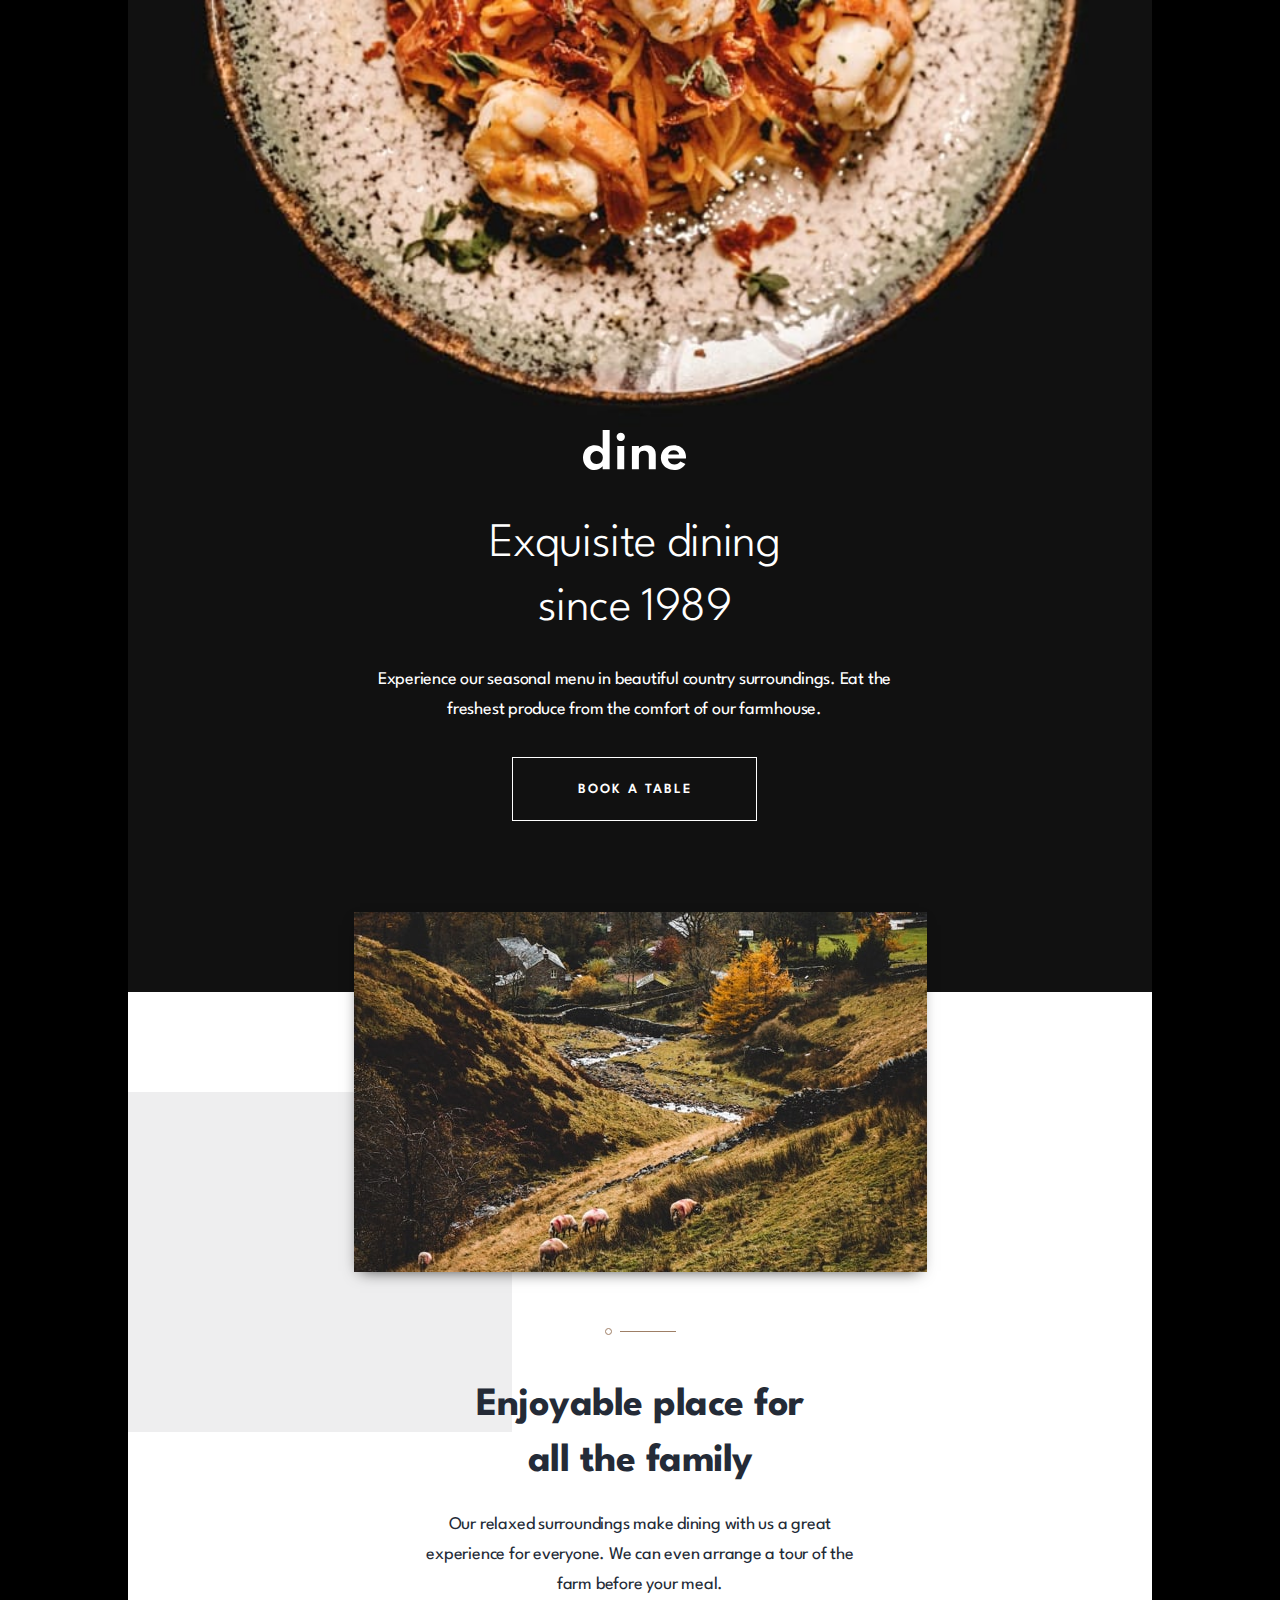
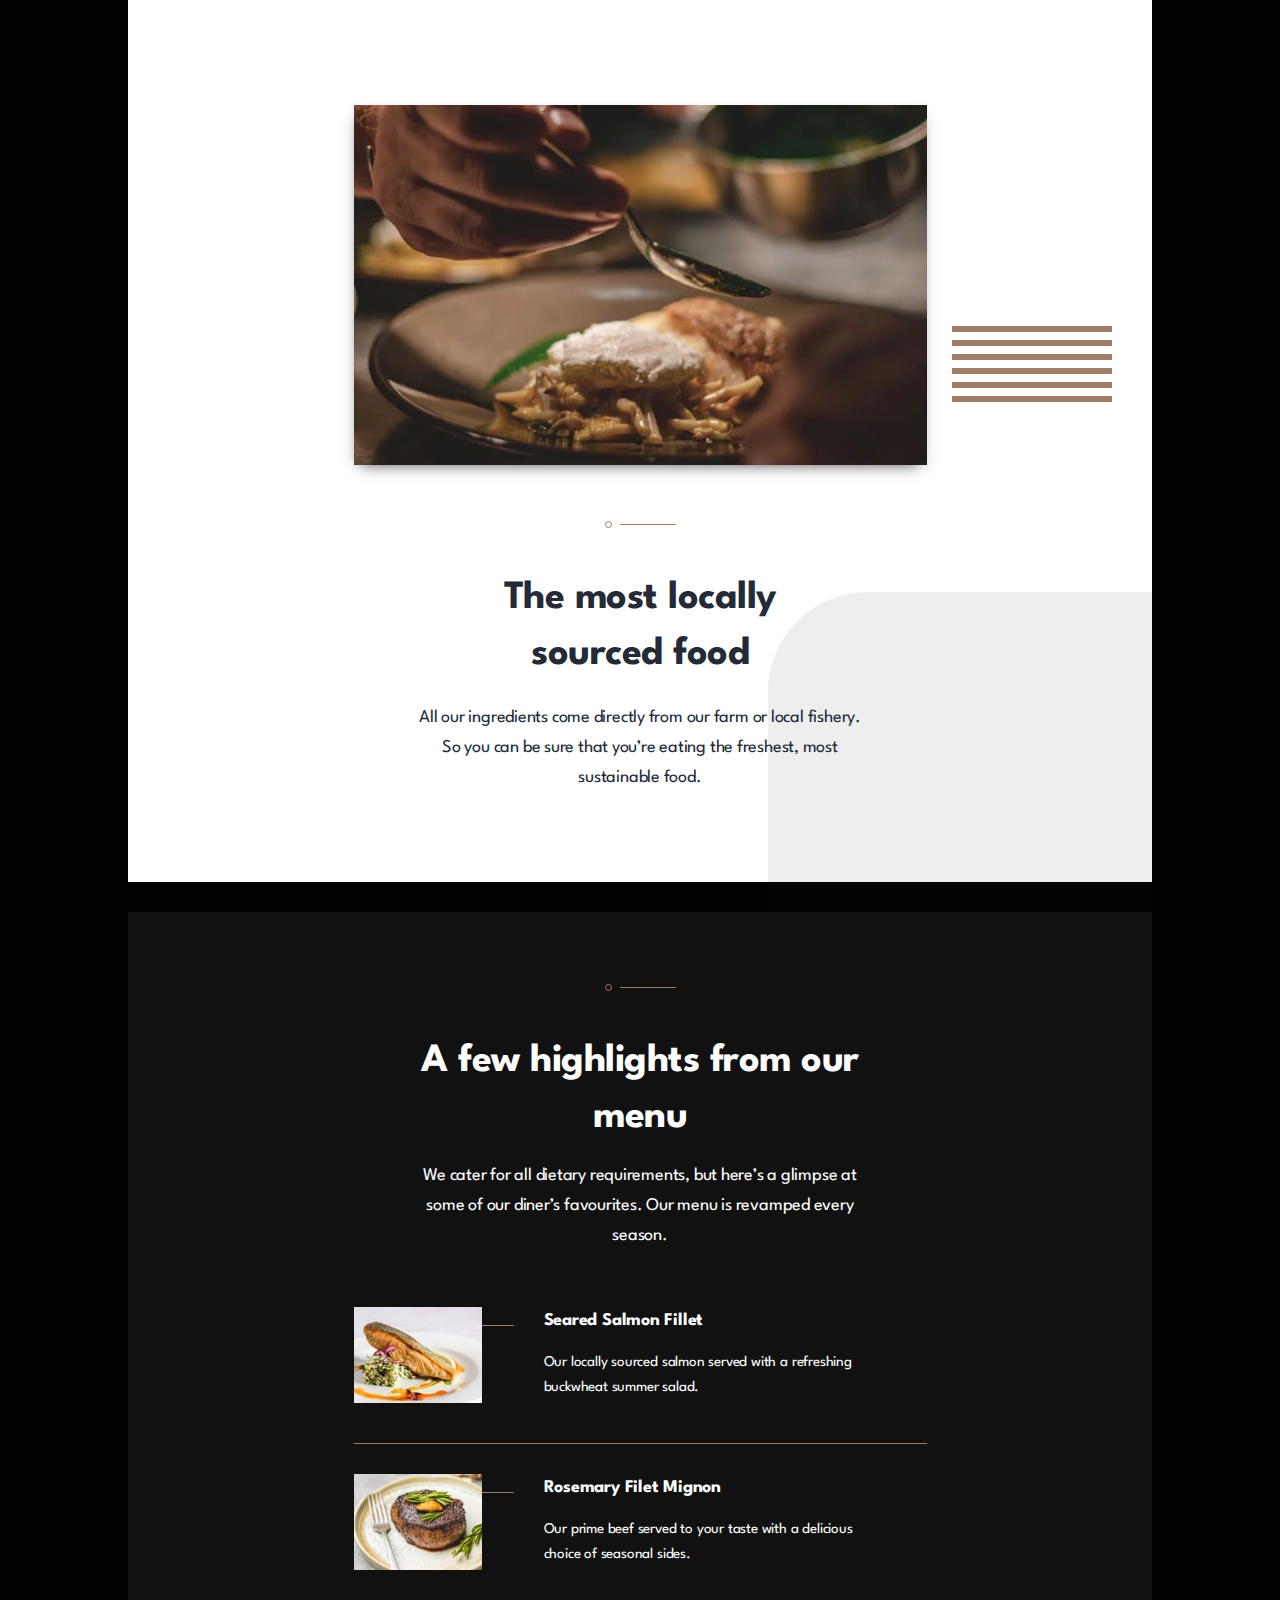
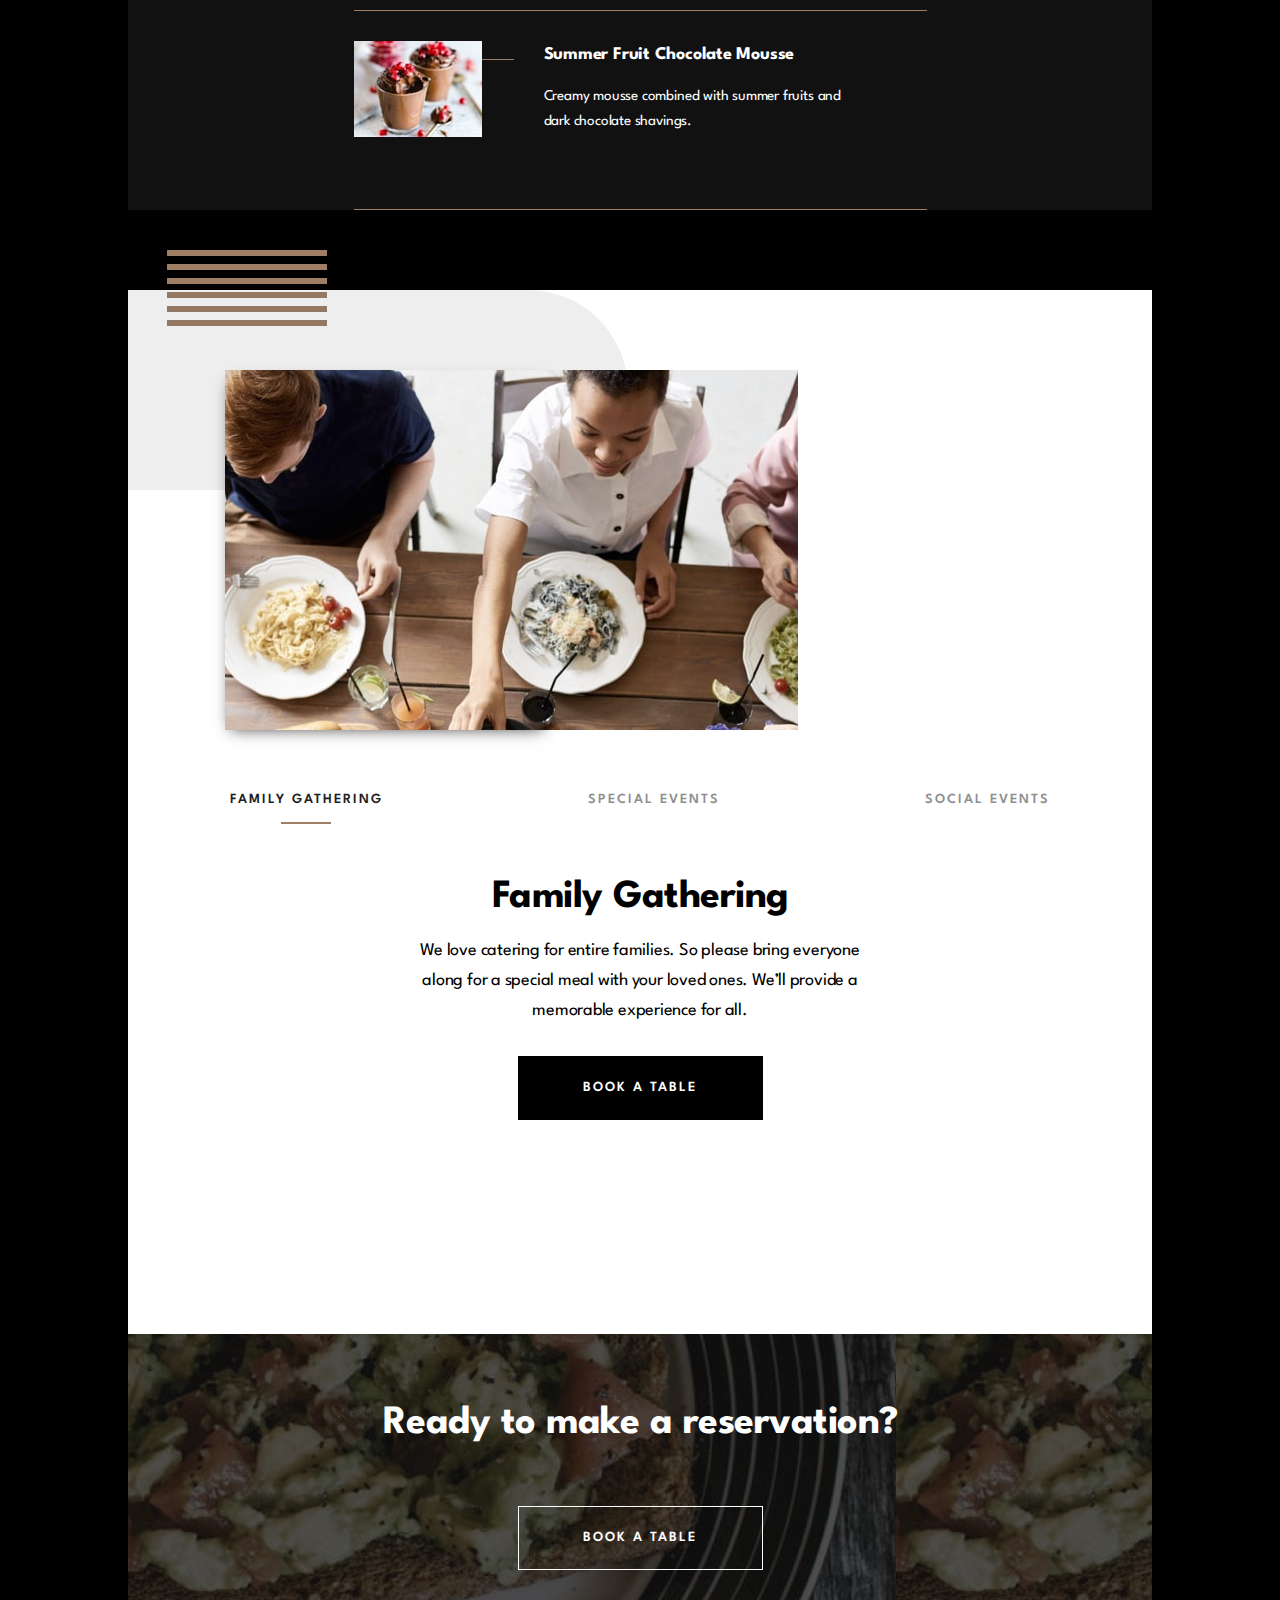
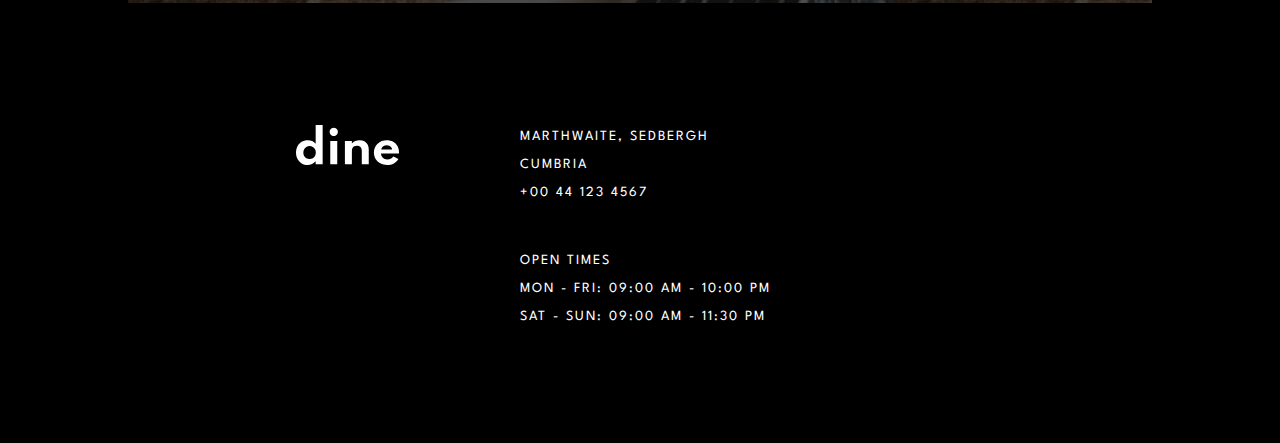
<file: index.html>
<!DOCTYPE html>
<html lang="en">
<head>
  <meta charset="UTF-8">
  <meta name="viewport" content="width=device-width, initial-scale=1.0">

  <link rel="icon" type="image/png" sizes="32x32" href="./images/favicon-32x32.png">
  <link rel="preconnect" href="https://fonts.gstatic.com">
  <link href="https://fonts.googleapis.com/css2?family=Spartan:wght@300;400;600;700&display=swap" rel="stylesheet">
  <link rel="stylesheet" href="style.css">
  <title>Frontend Mentor | Dine Website Challenge</title>
</head>
<body>

  <section class="hero-section">
    <div class="hero-text">
      <img src="./images/logo.svg" alt="dine"/>
      <h1 class="hero-subtitle">Exquisite dining <br> since 1989</h1>
      <p class="hero-paragraph">Experience our seasonal menu in beautiful country surroundings. Eat the freshest produce from 
        the comfort of our farmhouse.</p>
      <button class="hero-button button-active" type="button" onclick="location.href='./booking.html'">Book a table</button>
    </div>
  </section>

  <section class="info-section">
    <div class="info-cards info-card-one">
      <div class="info-img shadow" id="info-img-first"></div>
      <div class="info-card-text" id="info-card-text-one">
        <img src="./images/patterns/pattern-divide.svg" alt="pattern divider" class="pattern-divider">
        
        <h2 class="info-titles">Enjoyable place for all the family</h2>
    
        <p class="info-content">Our relaxed surroundings make dining with us a great experience for everyone. We can even arrange 
          a tour of the farm before your meal.</p>
      </div>
    </div>

    <img src="./images/patterns/pattern-lines.svg" alt="Six horizontal stripes" class="info-stripes" />
    <div class="info-cards info-card-two">
      <div class="info-img shadow" id="info-img-second"></div>
      <div class="info-card-text" id="info-card-text-two">
        <img src="./images/patterns/pattern-divide.svg" alt="patter divider" class="pattern-divider">
        
        <h2 class="info-titles">The most locally sourced food</h2>
    
        <p class="info-content">All our ingredients come directly from our farm or local fishery. So you can be sure that you’re 
          eating the freshest, most sustainable food.</p>
      </div>
      </div>
  </section>


  <section class="menu-section">
    <div class="menu-card">
      <div class="menu-intro">
        <img src="./images/patterns/pattern-divide.svg" alt="patter divider" class="pattern-divider">
        <h2 class="menu-title">A few highlights from our menu</h2>
        <p class="menu-content">We cater for all dietary requirements, but here’s a glimpse at some of our diner’s favourites. 
          Our menu is revamped every season.</p>
      </div>

      <div class="menu-list">
        <div class="menu-item">
          <div id="menu-item-one" class="menu-img menu-item-layout"></div>
          <div class="menu-text">
            <h3 class="dish-titles">Seared Salmon Fillet</h3>
            <p class="dish-content">Our locally sourced salmon served with a refreshing buckwheat summer salad.</p>
          </div>        
        </div>

        <div class="menu-item">
          <div id="menu-item-two" class="menu-img menu-item-layout"></div>
          <div class="menu-text">
            <h3 class="dish-titles">Rosemary Filet Mignon</h3>
            <p class="dish-content">Our prime beef served to your taste with a delicious choice of seasonal sides.</p>
          </div>
        </div>

        <div class="menu-item">
          <div id="menu-item-three" class="menu-img menu-item-layout"></div>
          <div class="menu-text">
            <h3 class="dish-titles">Summer Fruit Chocolate Mousse</h3>
            <p class="dish-content">Creamy mousse combined with summer fruits and dark chocolate shavings.</p>
          </div>
        </div>
    </div>
    </div>
  </section>

  <section class="events-section">
    <img src="./images/patterns/pattern-lines.svg" alt="Six horizontal stripes" class="event-stripes" />

    <div class="events-container">
      <div class="event-images shadow">
        <div id="event-family" class="event-image events-layout"></div>
        <div id="event-special" class="event-image events-layout"></div>
        <div id="event-social" class="event-image events-layout"></div>
      </div>

      <ul class="event-list-container">
          <li class="event-list-item active" onclick="showEvent(event, 'event-family', 'event-family-details')">Family Gathering</li>
          <li class="event-list-item" onclick="showEvent(event, 'event-special', 'event-special-details')">Special Events</li>
          <li class="event-list-item" onclick="showEvent(event, 'event-social', 'event-social-details')">Social Events</li>
      </ul>

      <div class="event-details" id="event-family-details">
        <h2>Family Gathering</h2>
        <p>We love catering for entire families. So please bring everyone along for a special meal with your 
            loved ones. We’ll provide a memorable experience for all.</p>
        <button class="event-button button-active" type="button" onclick="location.href='./booking.html'">Book a table</button>
      </div>

      <div class="event-details" id="event-special-details">
        <h2>Special Events</h2>
        <p>Whether it’s a romantic dinner or special date you’re celebrating with others we’ll look after you. 
          We’ll be sure to mark your special date with an unforgettable meal.</p>
        <button class="event-button button-active" type="button" onclick="location.href='./booking.html'">Book a table</button>
      </div>

      <div class="event-details" id="event-social-details">
        <h2>Social Events</h2>
        <p>Are you looking to have a larger social event? No problem! We’re more than happy to cater for big 
          parties. We’ll work with you to make your event a hit with everyone.</p>
        <button class="event-button button-active" type="button" onclick="location.href='./booking.html'">Book a table</button>
      </div>
    </div>
  </section>
  
  <section class="reservation-section">
    <h1>Ready to make a reservation?</h1>
    <button type="button" onclick="location.href='./booking.html'" class="button-active">Book a table</button>
  </section>
  
  <footer>
    <div class="footer-container"> 
      <div class="footer-logo">
        <img src="./images/logo.svg" alt="dine logo"/>
      </div>
      <div class="footer-text">

        <p >
          Marthwaite, Sedbergh
          <br>
          Cumbria
          <br>
          +00 44 123 4567
        </p>
        <p >
          Open Times
          <br>
          Mon - Fri: 09:00 AM - 10:00 PM
          <br>
          Sat - Sun: 09:00 AM - 11:30 PM
        </p>
      </div>
    </div>
  </footer>
  <script src="./index.js"></script>
</body>
</html>
</file>
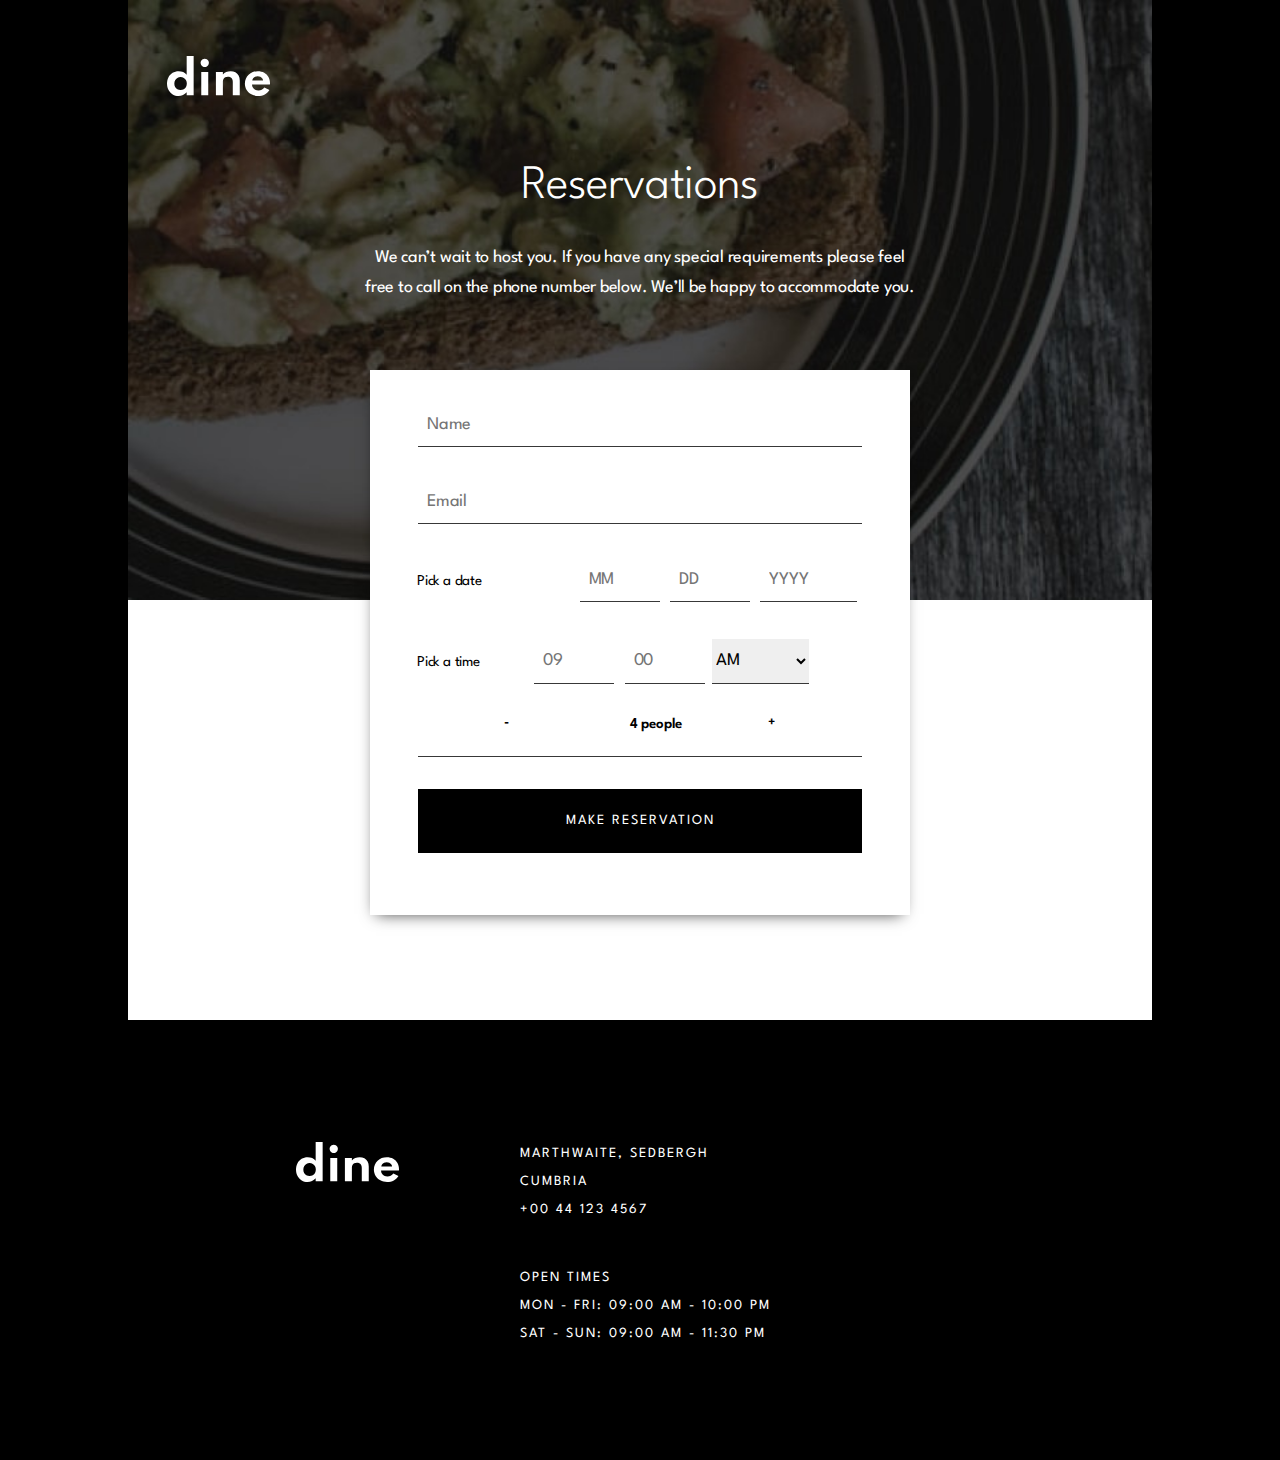
<file: booking.html>
<!DOCTYPE html>
<html lang="en">
<head>
  <meta charset="UTF-8">
  <meta name="viewport" content="width=device-width, initial-scale=1.0">
  <link href="https://fonts.googleapis.com/css2?family=Spartan:wght@300;400;600;700&display=swap" rel="stylesheet">
  <link rel="icon" type="image/png" sizes="32x32" href="./images/favicon-32x32.png">
  
  <link rel="stylesheet" href="style.css">
  <title>Frontend Mentor | Dine Website Challenge</title>
</head>
<body>
  <section class="hero-booking-section">
    <div class="hero-booking-text">
      <a href="./index.html"><img src="./images/logo.svg" alt="dine"></a>
      
        <div>
          <h1 class="hero-booking-subtitle">Reservations</h1>
          <p class="hero-booking-paragraph">
            We can’t wait to host you. If you have any special requirements please feel free to 
            call on the phone number below. We’ll be happy to accommodate you.
          </p>
          <button class="hero-booking-button button-active">Reserve Place</button>
        </div>
      </div>
    </section>
    
    <section class="form-section">
      <div class="form-container">
      <form action="#" class="booking-form shadow" id="booking-form">
        <div id="name-input-container">
          <input type="text" name="name" id="name" placeholder="Name">
          <small id="name-error-text">This field is required</small>
        </div>

        <div id="email-input-container">
          <input type="email" name="email" id="email" placeholder="Email">
          <small id="email-error-text">This field is required</small>
        </div>
        <br>
        
        <div class="form-flex-container" id="date-input-container">
          <p class="flex-heading date-heading" id="date-heading">Pick a date</p>
          <small id="date-error-text">This field is incomplete</small>
          <div class="form-date">
            <input type="number" name="month" id="month" placeholder="MM">
            <input type="number" name="day" id="day" placeholder="DD">
            <input type="number" name="year" id="year" placeholder="YYYY">
          </div>
        </div>
          <br>
        <div class="form-flex-container time-container" id="time-input-container">
        <p class="flex-heading" id="time-heading">Pick a time</p>
        <small id="time-error-text">This field is incomplete</small>
        <div class="form-time">
          <input type="number" name="hours" id="hours" placeholder="09">
          <input type="number" name="minutes" id="minutes" placeholder="00">
          <select name="dayNight" id="dayNight">
            <option value="AM">AM</option>
            <option value="PM">PM</option>
          </select>
        </div>
      </div>

        <div class="guests">
          <button id="minus-guest-button">-</button>
          <p><span id="guest-number">4</span> people</p>
          <button id="plus-guest-button">+</button>
        </div>
          <button class="reservation-button button-active">Make Reservation</button>
      </form>
    </div>
    <img src="./images/patterns/pattern-lines.svg" alt="Six horizontal stripes" class="form-stripes" />
  </section>
  
  <footer>
    <div class="footer-container"> 
      <div class="footer-logo">
        <img src="./images/logo.svg" alt="dine logo"/>
      </div>
      <div class="footer-text">

        <p >
          Marthwaite, Sedbergh
          <br>
          Cumbria
          <br>
          +00 44 123 4567
        </p>
        <p >
          Open Times
          <br>
          Mon - Fri: 09:00 AM - 10:00 PM
          <br>
          Sat - Sun: 09:00 AM - 11:30 PM
        </p>
      </div>
    </div>
  </footer>
  <script src="./booking.js"></script>
</body>
</html>
</file>
<file: style.css>
:root {
    --primary-beaver: rgb(158, 127, 102);
    --primary-cod-gray: rgb(17, 17, 17);
    --secondary-mirage: rgb(23, 25, 43);
    --secondary-ebony-clay: rgb(36, 43, 55);
    --secondary-shuttle-gray: rgb(92, 103, 121);
    --dark-grayish-blue: rgb(36, 40, 47);
    --very-dark-gray: rgb(30, 30, 30);
    --dark-gray: rgb(56, 56, 56);
    --moderate-red: rgb(71, 29, 29);
    --black: rgb(0, 0, 0);
    --white: rgb(255,255,255);
}

* {
    margin: 0;
    padding: 0;
    box-sizing: border-box;
    font-family: 'Spartan', sans-serif;
}

.button-active:hover,
.button-active:focus {
    background-color: var(--white);
    border: 1px solid var(--black);
    color: var(--black);
}

button {
    cursor: pointer;
}

.shadow {
    -webkit-box-shadow: -1px 6px 15px -7px rgba(0,0,0,0.75);
    -moz-box-shadow: -1px 6px 15px -7px rgba(0,0,0,0.75);
    box-shadow: -1px 6px 15px -7px rgba(0,0,0,0.75);
}

/* General Typography */
body {
    font-size: 18px;
    line-height: 30px;
    letter-spacing: -0.22;
    font-weight: 400;
    width: 375px;
    background-color: var(--black);
    margin: 0 auto;
}

@media (min-width: 768px) {
    body {
        width: 768px;
    }
}

@media(min-width: 1024px) {
    body {
        min-width: 1024px;
    }
}

@media (min-width: 1440px) {
    body {
        min-width: 1440px;
    }
}

h1,
h2 {
    font-size: 32px;
    line-height: 40px;
    letter-spacing: -0.4px;
}

h1 {
    margin-top: 32px;
    margin-bottom: 24px;
    font-weight: 300;
}

h2 {
    font-weight: 700;
}

p {
    font-size: 15px;
    font-weight: 400;
    line-height: 25px;
    letter-spacing: -0.19px;
}

button {
    font-family: 'Spartan', sans-serif;
    color: var(--white);
    font-size: 14px;
    text-transform: uppercase;
    height: 64px;
    width: 245px;
    letter-spacing: 2px;
    font-weight: 600;
}

/* Homepage Mobile */
.hero-section {
    height: 748px;
    background-image: url(./images/homepage/hero-bg-mobile.jpg);
    position: relative;
    background-color: var(--black);
}

.hero-text {
    position: absolute;
    width: 327px;
    height: 364px;
    text-align: center;
    top: 232px;
    color: var(--white);
    left: 24px;
}

.hero-button {
    background-color: var(--primary-cod-gray);
    border: 1px solid var(--white);
    margin-top: 32px;
}

@media (min-width: 768px) {
    .hero-section {
        height: 992px;
        background-image: url(./images/homepage/hero-bg-tablet.jpg);
    }

    .hero-text {
        width: 573px;
        left: 97px;
        top: 374px; 
    }

    .hero-subtitle {
        font-size: 48px;
        line-height: 64px;
        letter-spacing: -0.6px;
    }
    
    .hero-paragraph {
        font-size: 18px;
        line-height: 30px;
        letter-spacing: -0.22px;
    }
}

@media (min-width: 1024px) {
    .hero-section {
        background-size: cover;
    }

    .hero-text {
        left: 220px;
        top: 430px;
    }
}

@media (min-width: 1440px) {
    .hero-section {
        height: 820px;
        background-image: url(./images/homepage/hero-bg-desktop.jpg);
    }

    .hero-text {
        left: 165px;
        top: 258px;
        text-align: left; 
    }

    .hero-text img {
        position: absolute;
        top: -153px;
    }

    .hero-subtitle {
        width: 523px;
        font-size: 64px;
        line-height: 72px;
        letter-spacing: -0.8px;  
    }

    .hero-paragraph {
        width: 445px;
    }
}

/* Info-Section */
.info-section {
    height: 1454px;
    background-color: var(--white);
}

.info-stripes {
    display: none;
}

.info-cards {
    display: flex;
    flex-direction: column;
    margin: 0 auto;
    width: 327px;
    text-align: center;
    margin-bottom: 80px;
    height: 673px;
}

.info-img {
    margin-top: -80px;
    width: 327px;
    height: 400px;
    background-repeat: no-repeat;
}

#info-img-first {
    background-image: url(./images/homepage/enjoyable-place-mobile.jpg);

}

#info-img-second {
    background-image: url(./images/homepage/locally-sourced-mobile.jpg);
}

.pattern-divider {
    width: 80px;
    margin: 48px auto 39px auto;
}

.info-titles {
    margin-bottom: 20px;
    color: var(--secondary-ebony-clay);
}

.info-content {
    font-size: 15px;
    font-weight: 400;
    line-height: 25px;
    letter-spacing: -0.19px;
    color: var(--secondary-ebony-clay);
}

@media (min-width: 768px) {
    .info-section {
        position: relative;
        height: 1490px;
    }

    .info-stripes {
        display: block;
        position: absolute;
        z-index: 10;
        right: 40px;
        bottom: 480px;
    }

    .info-cards {
        width: 573px;
        height: 673px;
        margin-bottom: 120px;
    }
    
    .info-img {
        width: 573px;
        height: 360px;
        z-index: 8;
    }

    #info-img-first {
        background-image: url(./images/homepage/enjoyable-place-tablet.jpg);
    }

    .info-card-one::after {
        content: "";
        background-color: var(--dark-grayish-blue);
        width: 384px;
        height: 340px;
        position: absolute;
        left: 0;
        top: 100px;
        opacity: 0.08;
    }

    .pattern-divider {
        width: 71px;
        margin: 56px 0 32px 0; 
    }
    
    #info-img-second {
        background-image: url(./images/homepage/locally-sourced-tablet.jpg);
    }

    .info-card-two::after {
        content: "";
        background-color: var(--dark-grayish-blue);
        width: 384px;
        height: 320px;
        position: absolute;
        right: 0;
        bottom: -30px;
        opacity: 0.08;
        border-top-left-radius: 100px;
    }

    .info-card-text {
        width: 457px;
        height: 257px;
        margin: 0 auto;
    }
    
    .info-titles {
        font-size: 40px;
        line-height: 56px;
        letter-spacing: -0.5px;
        font-weight: 700;
        padding-left: 1em;
        padding-right: 1em;
    }
    
    .info-content {
        font-size: 18px;
        line-height: 30px;
        letter-spacing: -0.22px;
    }
}

@media (min-width: 1440px) {
    .info-section {
        height: 1411px;
    }

    .info-stripes {
        bottom: 350px;
    }
    
    .info-img {
        width: 540px;
        height: 720px;
    }

    #info-img-first {
        background-image: url(./images/homepage/enjoyable-place-desktop.jpg);
        position: absolute;
        left: 165px;
    }

    .info-card-one::after {
        width: 960px;
        left: -65px;
        top: 170px;
        border-top-right-radius: 80px;
    }
    
    #info-img-second {
        background-image: url(./images/homepage/locally-sourced-desktop.jpg);
        position: absolute;
        right: 165px;
        margin-top: -40px;
    }

    .info-card-two::after {
        width: 917px;
        bottom: 0px;
        right: -10px;
    }

    #info-card-text-one {
        position: absolute;
        top: 50px;
        right: 150px;
        text-align: left;
    }

    #info-card-text-two {
        position: absolute;
        bottom: 240px;
        left: 150px;
        text-align: left;
    }
    
    .info-titles {
        padding-left: 0;
        padding-right: 2em;
    }
    
    .info-content {
        font-weight: 400;
    }
}

/* Menu Section */
.menu-section {
    background-color: var(--primary-cod-gray);
    color: var(--white);
    text-align: center;  
}

.menu-section .pattern-divider {
    margin-top: 72px;
    margin-bottom: 32px;
}

.menu-card {
    width: 327px;
    margin: 30px auto 64px auto;
}

.menu-intro {
    margin-bottom: 64px;
}

.menu-item {
    border-bottom: 0.5px solid var(--primary-beaver);
    padding-bottom: 40px;
    margin-top: 30px;
}

.menu-item-layout {
    width: 327px;
    height: 245px;
    background-repeat: no-repeat;
}

#menu-item-one {
    background-image: url(./images/homepage/salmon-mobile.jpg);
}

#menu-item-two {
    background-image: url(./images/homepage/beef-mobile.jpg);
}

#menu-item-three {
    background-image: url(./images/homepage/chocolate-mobile.jpg);
}

.menu-item:last-of-type {
    padding-bottom: 72px;
}

.menu-title {
    padding-bottom: 15px;
}

.dish-titles {
    padding-top: 28px;
    padding-bottom: 15px;
}

.dish-content {
    padding-left: 1em;
    padding-right: 1em;
}

@media (min-width: 768px) { 
    .menu-card {
        width: 573px;
    }
    
    .menu-intro h2 {
        font-size: 40px;
        line-height: 56px;
        letter-spacing: -0.5px;
    }

    .menu-intro p {
        font-size: 18px;
        line-height: 30px;
        letter-spacing: -0.22px;
    }

    .menu-intro {
        width: 445px;
        margin: 0 auto;
        margin-bottom: 56px;
    }

    .menu-item {
        display: flex;
    }

    .menu-text {
        text-align: left;
        padding-left: 62px;
        width: 383px;
    }
    
    .menu-title {
        font-size: 32px;
        line-height: 40px;
        letter-spacing: -0.4px;
        font-weight: 700;
    }

    .menu-item {
        position: relative;
    }

    .menu-item::after {
        position: absolute;
        content: "";
        width: 32px;
        height: 1px;
        background-color: var(--primary-beaver);
        left: 128px;
        top: 18px;
    }

    .menu-item-layout {
        width: 128px;
        height: 96px;
    }

    #menu-item-one {
        background-image: url(./images/homepage/salmon-desktop-tablet.jpg);
    }
    
    #menu-item-two {
        background-image: url(./images/homepage/beef-desktop-tablet.jpg);
    }
    
    #menu-item-three {
        background-image: url(./images/homepage/chocolate-desktop-tablet.jpg);
    }
    
    .dish-titles {
        font-size: 18px;
        line-height: 28px;
        letter-spacing: -0.22px;
        padding-top: 0;
    }

    .dish-content {
        padding-left: 0;
        padding-right: 0;
    }
}

@media (min-width: 1440px) {
    .menu-section {
        margin-top: -100px;
        height: 761px;
        display: flex;
        justify-content: center;
        align-items: center;
    }

    .menu-section .pattern-divider {
        margin-top: 0;
    }
    
    .menu-card {
        display: flex;
        width: 1110px;
        height: 441px;
        margin-top: 300px;
    }

    .menu-intro {
        text-align: left;
        margin: 0;
        margin-right: 126px;
        margin-top: -20px;
    }
    
    .menu-item {
        position: relative;
        padding-bottom: 24px;
    }

    .menu-item:last-of-type {
        border: none;
    }  
}

/* Events Section */
.events-section {
    text-align: center;
    margin-top: 80px;
    background-color: var(--white);
    height: 1044px;
    margin-bottom: -35px;
}

.events-container {
    padding-top: 80px;
}

.event-stripes {
    display: none;
}

.event-images {
    margin-left: 25px;
    width: 326px;
}

.event-image {
    display: none;
    margin-bottom: 40px; 
}

.event-list-container {
    list-style: none; 
}

.event-list-item {
    text-transform: uppercase;
    margin: 16px;
    font-weight: 600;
    font-size: 14px;
    line-height: 28px;
    letter-spacing: 2px;
    color: var(--very-dark-gray);
    opacity: 0.5;
}

.event-details {
    display: none;
    width: 327px;
    margin: 0 auto;
    margin-top: 8px;
}

.event-details h2 {
    font-size: 32px;
    font-weight: 700;
    line-height: 40px;
    letter-spacing: -0.4px;
}

.event-details p {
    font-size: 15px;
    line-height: 25px;
    letter-spacing: -0.19px;
    font-weight: 400;
    margin-top: 10px;
}

.event-button {
    background-color: var(--black);
    border: none;
    line-height: 16px;
    margin-top: 30px;
    margin-bottom: 100px;
}

#event-family-details {
    display: block;
}

.events-layout {
    background-repeat: no-repeat;
    width: 326px;
    height: 400px;
}

#event-family {
    display: block;
    background-image: url(./images/homepage/family-gathering-mobile.jpg);
}

#event-special {
    background-image: url(./images/homepage/special-events-mobile.jpg);
}

#event-social {
    background-image: url(./images/homepage/social-events-mobile.jpg);
}

.event-list-item:hover,
.event-list-item:focus {
    cursor: pointer;
}

.active {
    position: relative;
    margin-bottom: -2px;
    opacity: 1;
}

.active::after {
    content: "";
    position: absolute;
    height: 2px;
    background: var(--primary-beaver);
    width: 50px;
    left: 42%;
    bottom: 0;
}

.event-details:last-of-type {
    margin-top: 30px;
}

@media (min-width: 768px) {  
    .events-section {
        position: relative;
    }

    .events-layout {
        position: relative;
        width: 573px;
        height: 360px;
        z-index: 200;
    }

    .event-images {
        margin-bottom: 40px;
        margin-left: 97px;
        z-index: 1;
    } 

    .event-images::after {
        content: "";
        background-color: var(--dark-grayish-blue);
        width: 500px;
        height: 200px;
        position: absolute;
        left: 0;
        top: 0;
        opacity: 0.08;
        border-top-right-radius: 100px;
    }

    .event-stripes {
        display: block;
        position: absolute;
        left: 39px;
        top: -40px;
    }

    .event-list-container {
        display: flex;
        justify-content: space-around;
    }
    
    .event-details {
        display: none;
        width: 457px;
        margin: 0 auto;
        margin-top: 40px;
    }
    
    .event-details h2 {
        font-size: 40px;
        line-height: 56px;
        letter-spacing: -0.5px;
    }
    
    .event-details p {
        font-size: 18px;
        line-height: 30px;
        letter-spacing: -0.22px;
    }
    
    #event-family {
        background-image: url(./images/homepage/family-gathering-tablet.jpg);
    }
    
    #event-special {
        background-image: url(./images/homepage/special-events-tablet.jpg);
    }
    
    #event-social {
        background-image: url(./images/homepage/social-events-tablet.jpg);
    }
    
    .active::after {
        left: 33%;
        bottom: 8px;
    }
}

@media (min-width: 1440px) { 
    .events-section {
        display: flex;
        justify-content: center;
        align-content: center;
        height: 920px;
    }

    .event-stripes {
        z-index: 20;
        left: 120px;
        top: 106px;
    }

    .events-container {
        display: grid;
        grid-template-areas: 
        "image . text"
        "image . list"
        "image . list";
        grid-column-gap: 65px;
        height: 600px;
        margin-top: 60px;   
    }

    .event-images {
        grid-area: image;
        margin-left: 0;
        width: 540px;
        height: 600px;
    }

    .event-list-item {
        margin: 0;
    }

    .event-list-container {
        grid-area: list;
        flex-direction: column;
        height: 120px;
        text-align: left;
    }
    
    .event-details {
        width: 445px;
        height: 288px;
        grid-area: text;
        text-align: left;
    }
    
    #event-family {
        background-image: url(./images/homepage/family-gathering-desktop.jpg);
        width: 540px;
        height: 600px;
    }
    
    #event-special {
        background-image: url(./images/homepage/special-events-desktop.jpg);
        width: 540px;
        height: 600px;
    }
    
    #event-social {
        background-image: url(./images/homepage/social-events-desktop.jpg);
        width: 540px;
        height: 600px;
    }

    .active {
        position: relative;
        margin-bottom: 0px;
        opacity: 1;
    }
    
    .active::after {
        height: 1px;
        width: 95px;
        left: -101px;
        bottom: 15px;
    }
}


/* Reservation Link */
.reservation-section {
    background-image: url(./images/booking/hero-bg-mobile.jpg);
    background-color: var(--black);
    height: 328px;
    text-align: center;
}

.reservation-section h1 {
    font-weight: 600;
    color: var(--white);
    padding-top: 80px;
}

.reservation-section button {
    border: solid var(--white) 1px;
    background-color: transparent;
    line-height: 16px;
    margin-top: 30px;
    margin-bottom: 100px;
}

@media (min-width: 768px) {
    .reservation-section {
        background-image: url(./images/booking/hero-bg-tablet.jpg);
        height: 272px;
    }
    
    .reservation-section h1 {
        font-weight: 700;
        font-size: 40px;
        line-height: 56px;
        letter-spacing: -0.5px;
        padding-top: 65px;
    }
}

@media (min-width: 1440px) {
    .reservation-section {
        display: flex;
        justify-content: space-around;
        align-items: center;
        background-image: url(./images/booking/hero-bg-desktop.jpg);
        height: 248px;
    }

    .reservation-section h1 {
        padding-top: 0;
    }

    .reservation-section button {
        margin-top: 0;
        margin-bottom: 0;
    }
}

/* Footer */
footer {
    color: var(--white);
    text-align: center;
    height: 440px;
}

footer img {
    padding-top: 80px;
    padding-bottom: 40px;
}

footer p:first-of-type {
    padding-bottom: 40px;
}

footer p {
    text-transform: uppercase;
    line-height: 28px;
    letter-spacing: 2px;
    font-size: 14px;
    padding-left: 24px;
    padding-right: 24px;
}

@media (min-width: 768px) {
    footer {
        display: flex;
        justify-content: center;
        align-items: center;
    }
    .footer-container {
        text-align: left;
        width: 689px;
        height: 200px;
        position: relative;
    }

    .footer-logo {
        position: absolute;
        top: -78px;
    }

    .footer-text {
        padding-left: 200px;
    }
}

@media (min-width: 1440px) {
    footer {
        height: 248px;
    }

    .footer-container {
        margin-top: 70px;
        width: 1110px;
    }

    .footer-text {
        display: flex;
    }

    .footer-text p {
        padding-left: 70px;
        padding-right: 70px;
    }
}


/* BOOKING PAGE */
/* Hero Section Booking */
.hero-booking-section {
    height: 600px;
    width: 375px;
    background-image: url(./images/booking/hero-bg-mobile.jpg);
    position: relative;
}

.hero-booking-text {
    position: absolute;
    width: 327px;
    height: 316px;
    text-align: center;
    top: 56px;
    color: var(--white);
    left: 24px;
}

.hero-booking-button {
    background-color: var(--primary-cod-gray);
    border: 1px solid var(--white);
    margin-top: 32px;
}

@media (min-width: 768px) {
    .hero-booking-section {
        width: 768px;
        background-image: url(./images/booking/hero-bg-tablet.jpg);
    }
    
    .hero-booking-text {
        position: unset;
        margin: 0 auto;
        width: 550px;
        padding-top: 160px;
    }

    .hero-booking-text img {
        position: absolute;
        left: 39px;
        top: 56px;
    }
    
    .hero-booking-subtitle {
        font-size: 48px;
        line-height: 64px;
        letter-spacing: -0.6px;
        margin-top: -5px;
    }
    
    .hero-booking-paragraph {
        font-size: 18px;
        line-height: 30px;
        letter-spacing: -0.22px;
    }
    
    .hero-booking-button {
        display: none;
    }
}

@media (min-width: 1024px) {
    .hero-booking-section {
        width: 1024px;
        background-size: cover;
    }
}

@media (min-width: 1440px) {
    .hero-booking-section {
        width: 1440px;
        background-image: url(./images/booking/hero-bg-desktop.jpg);
    }
    
    .hero-booking-text {
        text-align: center;
        top: 56px;
    }

    .hero-booking-text img {
        left: 165px;
    }
    
    .hero-booking-subtitle {
        position: absolute;
        left: 165px;
        top: 258px;
    }
    
    .hero-booking-paragraph {
        position: absolute;
        left: 165px;
        top: 332px;
        width: 445px;
        text-align: left;
    }
}

/* Form Section */
.form-section {
    height: 650px;
    background-color: var(--white);
}

.form-stripes {
    display: none;
}

.booking-form {
    margin: 0 auto;
    width: 327px;
    height: 585px;
    position: relative;
    margin-top: -140px;
    text-align: center;
    background-color: var(--white);
}

.booking-form input {
    border: none;
    width: 263px;
    height: 45px;
    border-bottom: solid 1px var(--dark-gray);
    font-size: 18px;
    padding: 0.5em;
    margin-top: 32px;
    letter-spacing: -0.22px;
    line-height: 28px;
}

.booking-form p {
    text-align: left;
    margin-top: 32px;
    margin-left: 32px;
}

.date-heading {
    padding-top: 0px;
}

.booking-form p:last-of-type {
    margin-top: 0;
}

.form-date {
    width: 263px;
    margin: 0 auto;
}

.form-date input {
    width: 73px;
    margin-top: 0;
    margin: 3.2px; 
}

.form-date input:last-of-type {
    width: 88px;
}

.input-error {
    position: relative;
    padding: 0.1em;
}

#name-error-text,
#email-error-text,
#date-error-text,
#time-error-text {
    display: none;
    position: absolute;
    left: 40px;
    font-size: 0.5em;
    letter-spacing: -0.5px;
    color: #B54949;
    font-weight: 600;
}

#date-error-text,
#time-error-text {
    top: 80px;
}

.input-placeholder::placeholder {
    color: #B54949;
}

.form-time {
    width: 263px;
    height: 45px;
    margin: 0 auto;
    margin-bottom: 32px;
}

.form-time input {
    width: 73px;
    margin-top: 0;
    margin: 3.2px; 
}

.form-time select {
    width: 88px;
    border: none;
    border-bottom: 1px solid var(--dark-gray);
    height: 45px;
    font-size: 18px;
}

.form-time option {
    border: none;
}

.guests {
    display: flex;
    margin: 0 auto;
    border-bottom: 1px solid var(--dark-gray);
    margin-bottom: 32px;
    width: 263px;
    height: 45px;
}

.guests p {
    margin-left: 0;
    font-weight: 600;
}

.guests button {
    background-color: var(--white);
    border: none;
    height: 20px;
    margin: 0 auto;
    color: var(--black);
    width: 20px;
}

.reservation-button {
    background-color: var(--black);
    line-height: 28px;
    border: none;
    font-weight: 400;
}

@media (min-width: 768px) {
    .booking-form {
        width: 540px;
        height: 545px;
        margin-top: -230px;
    }

    #name-error-text,
    #email-error-text,
    #date-error-text,
    #time-error-text {
        left: 55px;
    }

    #date-error-text,
    #time-error-text {
        top: 40px;
    }

    #date-input-container {
        margin-top: 0;
    }   
        
    .booking-form input {
        width: 444px;
    }
    
    .booking-form p {
        text-align: left;
        margin-top: 32px;
        margin-left: 32px;
    }

    .form-flex-container {
        display: flex;
        justify-content: space-between;
        margin-top: 32px;
    }

    .flex-heading {
        padding: 1em; 
    }

    .date-heading {
        padding-bottom: 0;
        width: 125px;
        padding-right: 0;
    }
    
    .form-date {
        width: 300px;
    }
    
    .form-date input {
        width: 80px;
    }
    
    .form-date input:last-of-type {
        width: 97px;
    }
    
    .form-time {
        width: 300px;
        margin-left: 25px;
    }

    .time-container {
        margin-top: 0;
    }
    
    .form-time input {
        width: 80px;
    }
    
    .form-time select {
        width: 97px;
    }
    
    .guests button {
        background-color: var(--white);
        border: none;
        height: 20px;
        margin: 0 auto;
        color: var(--black);
        width: 20px;
    }

    .guests {
        width: 444px;
    }
    
    .reservation-button {
        width: 444px;
    }
}

@media (min-width: 1440px) {
    .form-container {
        position: absolute;
        top: -110px;
        right: 165px;
        z-index: 2;
    }

    .form-section {
        height: 320px;
        position: relative;
    }

    .form-section::after {
        content: "";
        background-color: var(--dark-grayish-blue);
        opacity: 0.08;
        height: 320px;
        width: 993px;
        position: absolute;
        border-bottom-right-radius: 100px;
    }

    .form-stripes {
        position: absolute;
        top: 165px;
        left: 665px;
        z-index: 0;
        display: block;
    }
}
</file>
